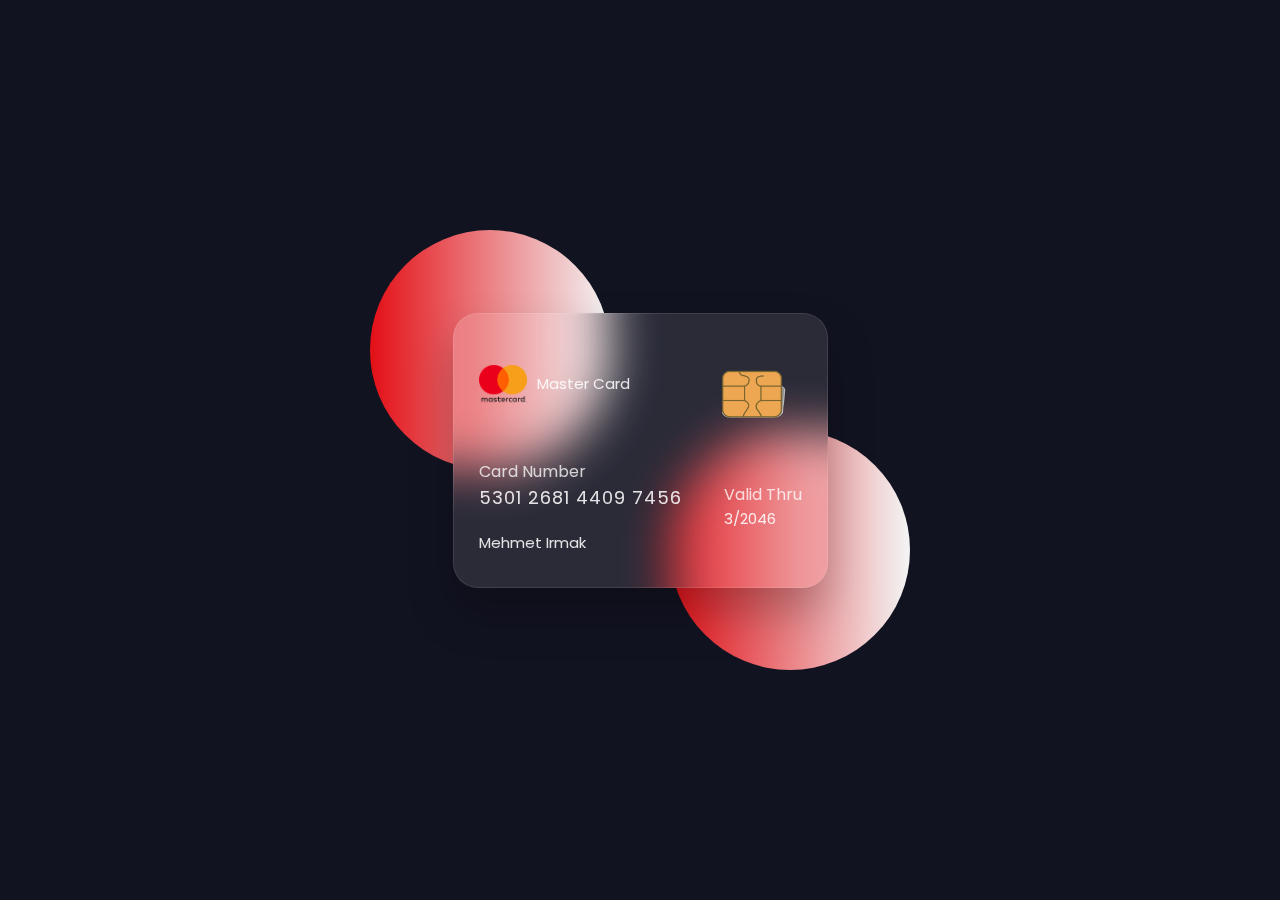
<file: Card UI Design in HTML & CSS  Card Hover Animation/index.html>
<!DOCTYPE html>
<html lang="en">
  <head>
    <meta charset="UTF-8" />
    <meta name="viewport" content="width=device-width, initial-scale=1.0" />
    <title>credit Card</title>
    <link rel="stylesheet" href="style.css" />
  </head>
  <body>
    <section>
      <div class="container">
        <div class="card front-face">
          <header>
            <span class="logo">
              <img src="media/mastercard.png" alt="" />
              <h5>Master Card</h5>
            </span>
            <img src="media/chip.png" alt="" class="chip" />
          </header>
          <div class="card-details">
            <div class="name-number">
              <h6>Card Number</h6>
              <h5 class="number">5301 2681 4409 7456</h5>
              <h5 class="name">Mehmet Irmak</h5>
            </div>
            <div class="valid-date">
              <h6>Valid Thru</h6>
              <h5>3/2046</h5>
            </div>
          </div>
        </div>

        <div class="card back-face">
          <h6>
            For customer service call +1 971 001 0000 or email at
            mastercard@gmail.com
          </h6>
          <span class="magnetic-strip"></span>
          <div class="signature"><i>738</i></div>

          <h5>
            Lorem ipsum dolor, sit amet consectetur adipisicing elit. Laborum
            facilis suscipit voluptatum perferendis sed dolores recusandae enim
            quibusdam? Debitis nulla non fuga. Repudiandae maxime totam, dolor
            cum quam minus blanditiis?
          </h5>
        </div>
      </div>
    </section>
  </body>
</html>
</file>
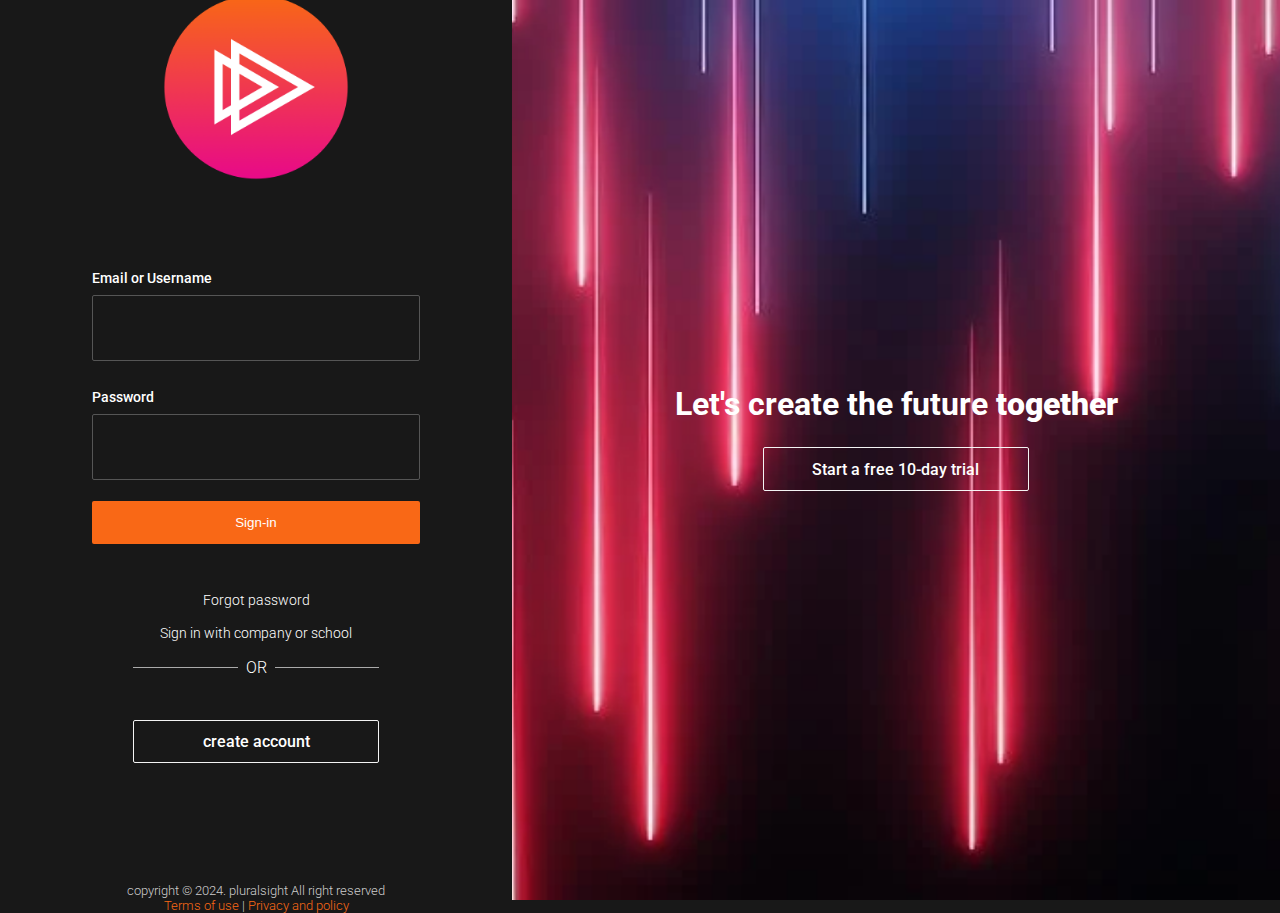
<file: Pluralsight Login Page Clone - HTML & CSS/index.html>
<!DOCTYPE html>
<html lang="en">
  <head>
    <meta charset="UTF-8" />
    <meta name="viewport" content="width=device-width, initial-scale=1.0" />
    <title>Sign in-pluralsight</title>

    <link rel="stylesheet" href="style.css" />
  </head>

  <body>
    <div id="wrapper">
      <div id="left">
        <div id="sign-in">
          <div class="logo">
            <img src="image/pluralsight.png" alt="pluralsight" />
          </div>
          <form action="">
            <div>
              <label for="word">Email or Username</label>
              <input type="text" class="text-input" id="word" />
            </div>
            <div>
              <label for="passw">Password</label>
              <input type="password" class="text-input" id="passw" />
            </div>
            <button type="submit" class="primary-btn">Sign-in</button>
          </form>
          <div class="links">
            <a href="#">Forgot password</a>
            <a href="#">Sign in with company or school</a>
          </div>
          <div class="or">
            <hr class="bar" />
            <span>OR</span>
            <hr class="bar" />
          </div>
          <a href="#" class="secondery-btn">create account</a>
        </div>
        <footer id="main-footer">
          <p>copyright &copy; 2024. pluralsight All right reserved</p>

          <div>
            <a href="#">Terms of use</a> | <a href="#">Privacy and policy</a>
          </div>
        </footer>
      </div>
      <div id="right">
        <div id="showcase">
          <div class="showvase-content">
            <h1 class="showcase-text">
              Let's create the future <strong>together</strong>
            </h1>
            <a href="#" class="secondery-btn">Start a free 10-day trial</a>
          </div>
        </div>
      </div>
    </div>
  </body>
</html>
</file>
<file: Card UI Design in HTML & CSS  Card Hover Animation/style.css>
@import url('https://fonts.googleapis.com/css2?family=Poppins:ital,wght@0,100;0,200;0,300;0,400;0,500;0,600;0,700;0,800;0,900;1,100;1,200;1,300;1,400;1,500;1,600;1,700;1,800;1,900&display=swap');

*{
    font-family: "Poppins", sans-serif;
    font-weight: 300;
    font-style: normal;
    margin: 0;
    padding: 0;
    box-sizing: border-box;
    
}
section{
    position: relative;
   background: #121321;
   min-height: 100vh;
   width: 100%;
   overflow: hidden;
   display: flex;
   align-items: center;
   justify-content: center;
   perspective: 1000px;
}
section::before{
    content: "";
    position:absolute;
    height: 240px;
    width: 240px;
    transform: translate(-150px, -100px);
    background: linear-gradient(90deg ,#e30f16, #f3f5f5); 
     border-radius: 50%;
}
section::after{
    content: "";
    position:absolute;
    height: 240px;
    width: 240px;
    transform: translate(150px, 100px);
    background: linear-gradient(90deg ,#e30f16, #f3f5f5); 
     border-radius: 50%;
}
.container{
    height: 275px;
    width: 375px;
    z-index: 100;
    position: relative;
    transition: 0.8s;
    transform-style: preserve-3d;

}
.container .card{
    background: rgb(255, 255, 255 ,0.1);
    height: 100%;
    width: 100%;
    padding: 25px;
    border-radius: 25px;
    box-shadow: 0 25px 45px rgb(0, 0, 0 ,0.25);
    backdrop-filter: blur(25px);
    border: 1px solid rgb(255, 255, 255 ,0.1);
    position: absolute;
    backface-visibility: hidden;
    

}
.container:hover{
    transform: rotateY(180deg);
}

.front-face .logo img{
    width: 48px;
    margin-right: 10px;

}
h5{
    font-size: 15px;
    font-weight: 400;
    color: #ffffffdd;
    margin-bottom: 10px;
}

.front-face .chip{
    width:100px ;
   

}
.front-face header,
.front-face .logo{
    display: flex;
align-items: center;
}
.front-face header{
    justify-content: space-between;

}
.front-face .card-details{
    display: flex;
    align-items: center;
    justify-content:space-between;
    margin-top:20px ;

}
h6{
    font-size: 1rem;
    font-weight: 400;
    color: rgba(255, 255, 255, 0.771);
}
h5.number{
    font-size: 18px;
    letter-spacing: 1px;

}
h5.name{
   margin-top: 20px;

}
.card.back-face{
    border: none;
    padding: 15px 25px 25px 15px;
    transform: rotatey(180deg);
}
.card .back-face h6{
    font-size: 8px;

  
}

.card.back-face .magnetic-strip{
position: absolute;
left: 0;
height: 45px;
width: 100%;
background: #000;
top: 40px;

margin-top:8px;
}

.card.back-face .signature{
    display: flex;
    justify-content: flex-end;
    align-items: center;
    margin-top: 100px;
    height: 40px;
    width: 85%;
    background: repeating-linear-gradient(#fff ,#fff 3px , #efefef 0px, #efefef 9px);
    border-radius: 6px;
    
}
.signature i{
    color: #000;
    font-size: 12px;
    margin-right: -20px;
    background-color: #fff;
    border-radius: 4px;
    z-index:-1;

}
.card.back-face h6{
    font-size:8px;
    position: absolute;
    left: 8px;
}
.card.back-face h5{
    font-size: 10px;
    margin-top: 20px;
}
</file>
<file: Pluralsight Login Page Clone - HTML & CSS/style.css>
@import url('https://fonts.googleapis.com/css2?family=Roboto:wght@300&display=swap');
*{
    margin: 0;
    padding: 0;
    box-sizing: border-box;
}
body{
    font-family: 'Roboto', sans-serif;
    font-weight: 300;
    background: #181818;
    color: white;
    overflow: hidden;

    
}
#wrapper{
    display:flex;
    flex-direction: row;

}
#left{
    flex: 1;
    display: flex;
    flex-direction: column;
    align-items: center;
    justify-content: center;
    height: 100vh;

}
#right{
    flex:1;
}

/*sign in*/
#sign-in{
    display: flex;
    flex-direction: column;
    justify-content: center;
    align-items: center;
    width: 80%;
    padding-bottom: 1rem;
  

}
#sign-in form{
    width: 80%;
    padding-bottom: 3rem;

}
#sign-in .logo{
    margin-bottom: 8vh;
}
#sign-in .logo img{
    width: 200px;
  
   
}
#sign-in label{
   font-size: 0.9rem;
   line-height: 2rem;
   font-weight: 500;
}
#sign-in .text-input{
    margin-bottom: 1.3rem;
    width: 100%;
    border-radius: 2px;
    background: #181818;
    border: 1px solid #555555;
    color: #ccc;
    padding: 0.5rem 1rem;
    line-height: 3rem;

}
.primary-btn{
    padding: 0.7rem 1rem;
    height: 2.7rem;
    display: block;
    border: 0;
    border-radius: 2px;
    font-weight: 500;
    background: #f96816;
    color: white;
    text-decoration: none;
    text-align: center;
    transition: all 0.5s;
    

}
#sign-in .primary-btn{
    width: 100%;
}
.primary-btn:hover{ background-color: #ff8741;

}
#sign-in .links a{color: white;
    text-decoration: none;
    margin-bottom: 1rem;
    display: block;
    text-align: center;
    font-size: 0.9rem;


}
#sign-in .or{
    display: flex;
    flex-direction:row;
    margin-bottom: 1.2rem;
    align-items: center;
    justify-content: center;
}
#sign-in .or .bar{
    flex: auto;
    border:none;
    height: 1px;
    background: #aaa;
}
#sign-in .or span{
    margin: 0 8px;
}
.secondery-btn{
    padding: 0.7rem 1rem;
    height: 2.7rem;
    display: block;
    border: 1px solid #f4f4f4;
    border-radius: 2px;
    font-weight: 500;
    background: none;
    color: white;
    text-decoration: none;
    text-align: center;
    transition: all 0.5s;
    margin-top: 2rem;
    

}
#sign-in .links,
#sign-in .or,
#sign-in .secondery-btn{
  
    width: 60%;
}
.secondery-btn:hover{ border-color: #ff8741;
    color: #555555;

}
/*showcase*/
#showcase{
    background: url('image/background.webp') no-repeat center center / cover;
    height: 100vh;
    display: flex;
    justify-content: center;
    align-items: center;
   text-align: center;
}
.showvase-text{
   font-size: 3rem;
   width: 100%;
   color: black;
   margin-bottom: 1.5rem;
}
.secondery-btn{
    width: 60%;
    margin: 1.5rem auto;

}
/*footer*/
#main-footer{
    color: #ccc;
    text-align: center;
    margin-top: 5rem;
    font-size: 0.8rem;
    max-width: 80%;
}
#main-footer a{
    color: #f96816;
    text-decoration: none;
    
}
/*media*/
@media (min-width:1200px){
    #left{
        flex: 4;

    }
    #right{
        flex: 6;
    }
 
}
@media (max-width:768px){
    body{
        overflow: auto;
    }
    #right{
        display:none;
    }
    #left{
        justify-content: center;
        align-items: center;
        margin-top:8rem;}
        #main-footer{
            margin-bottom: 4rem;
        }
    }
</file>
